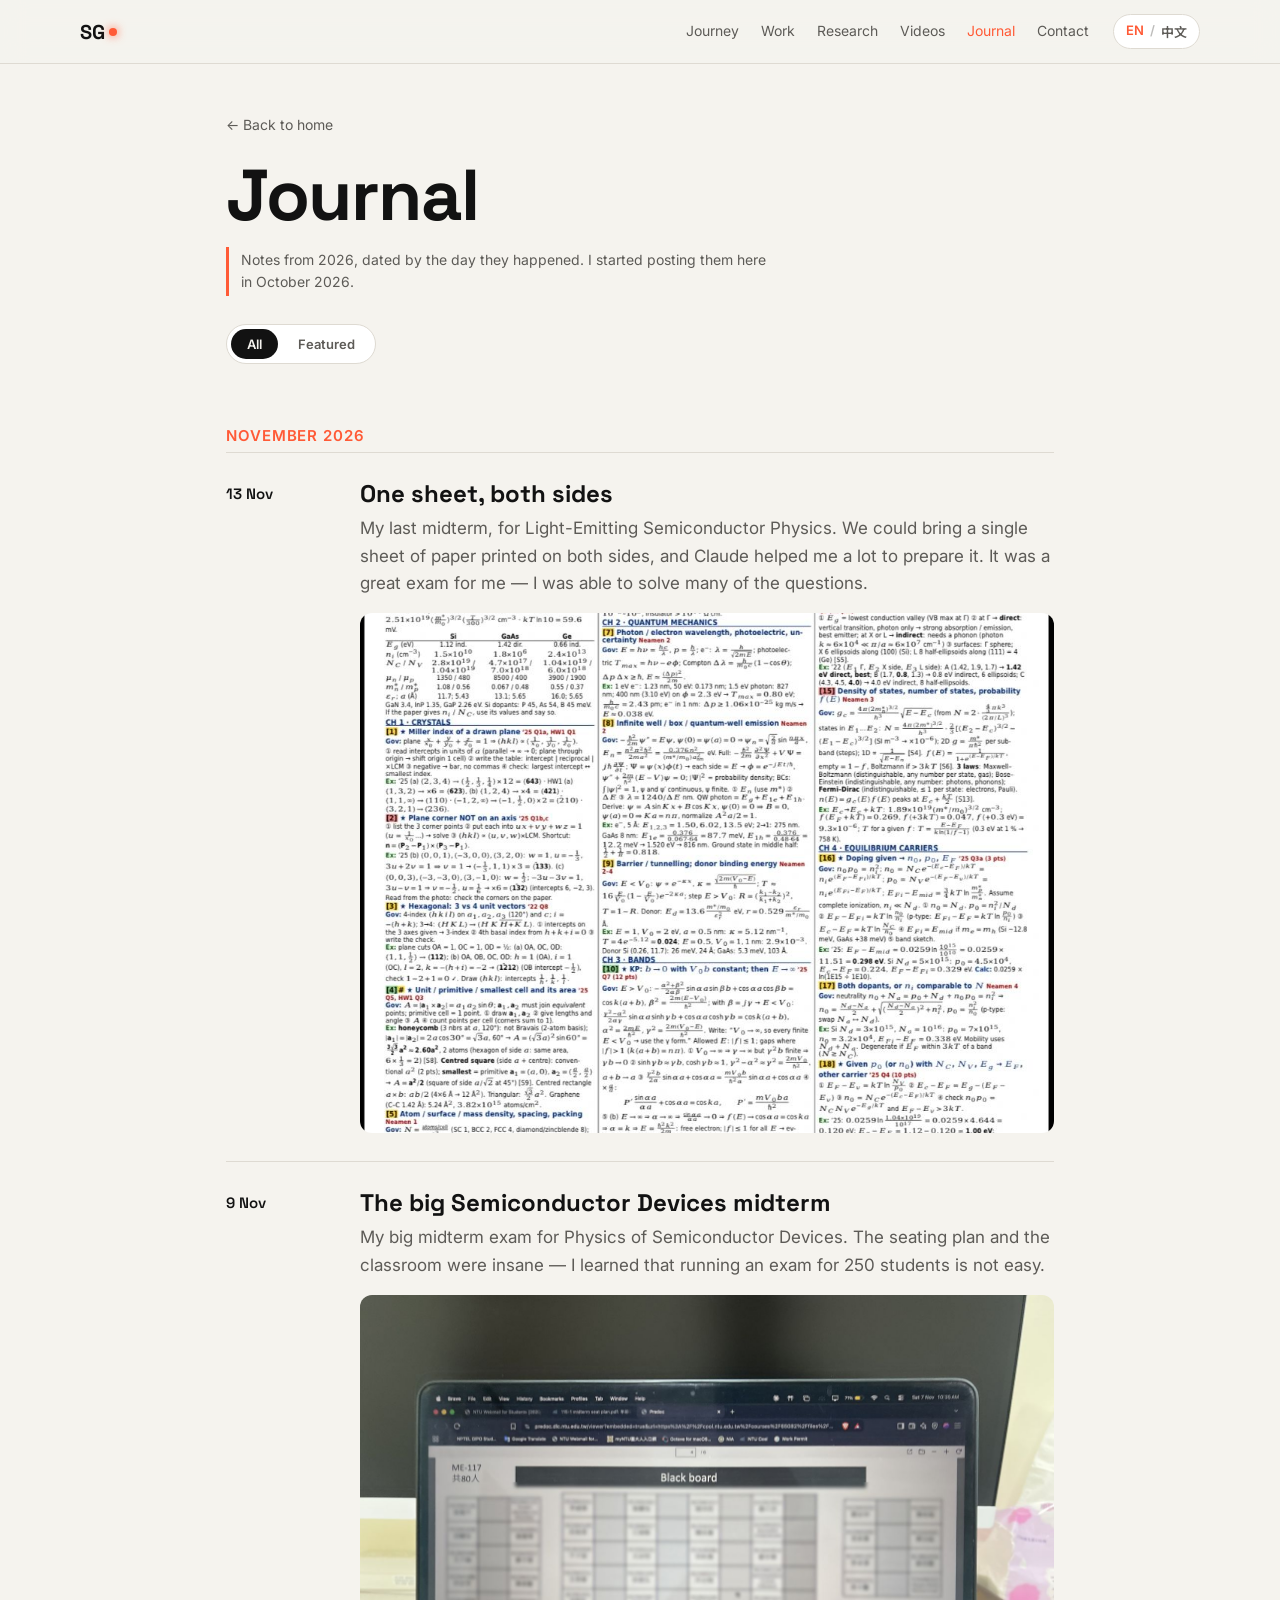
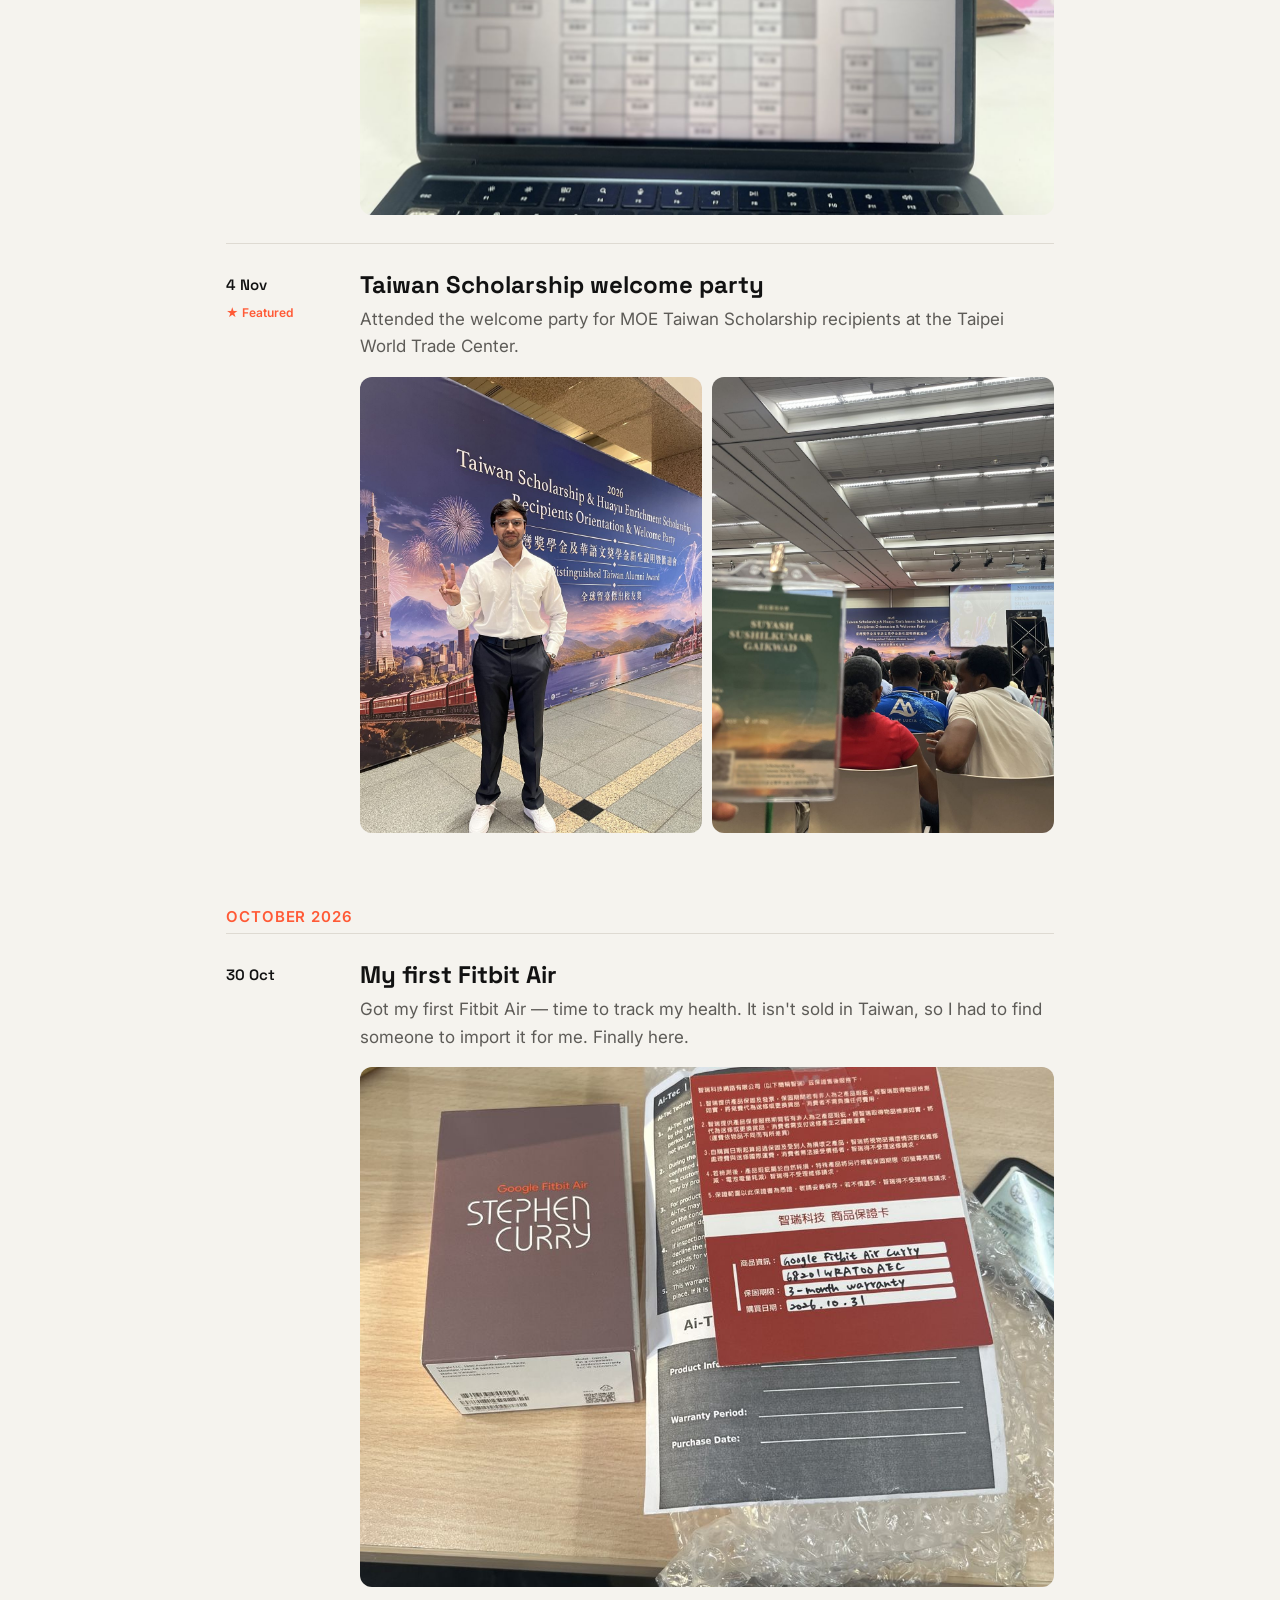
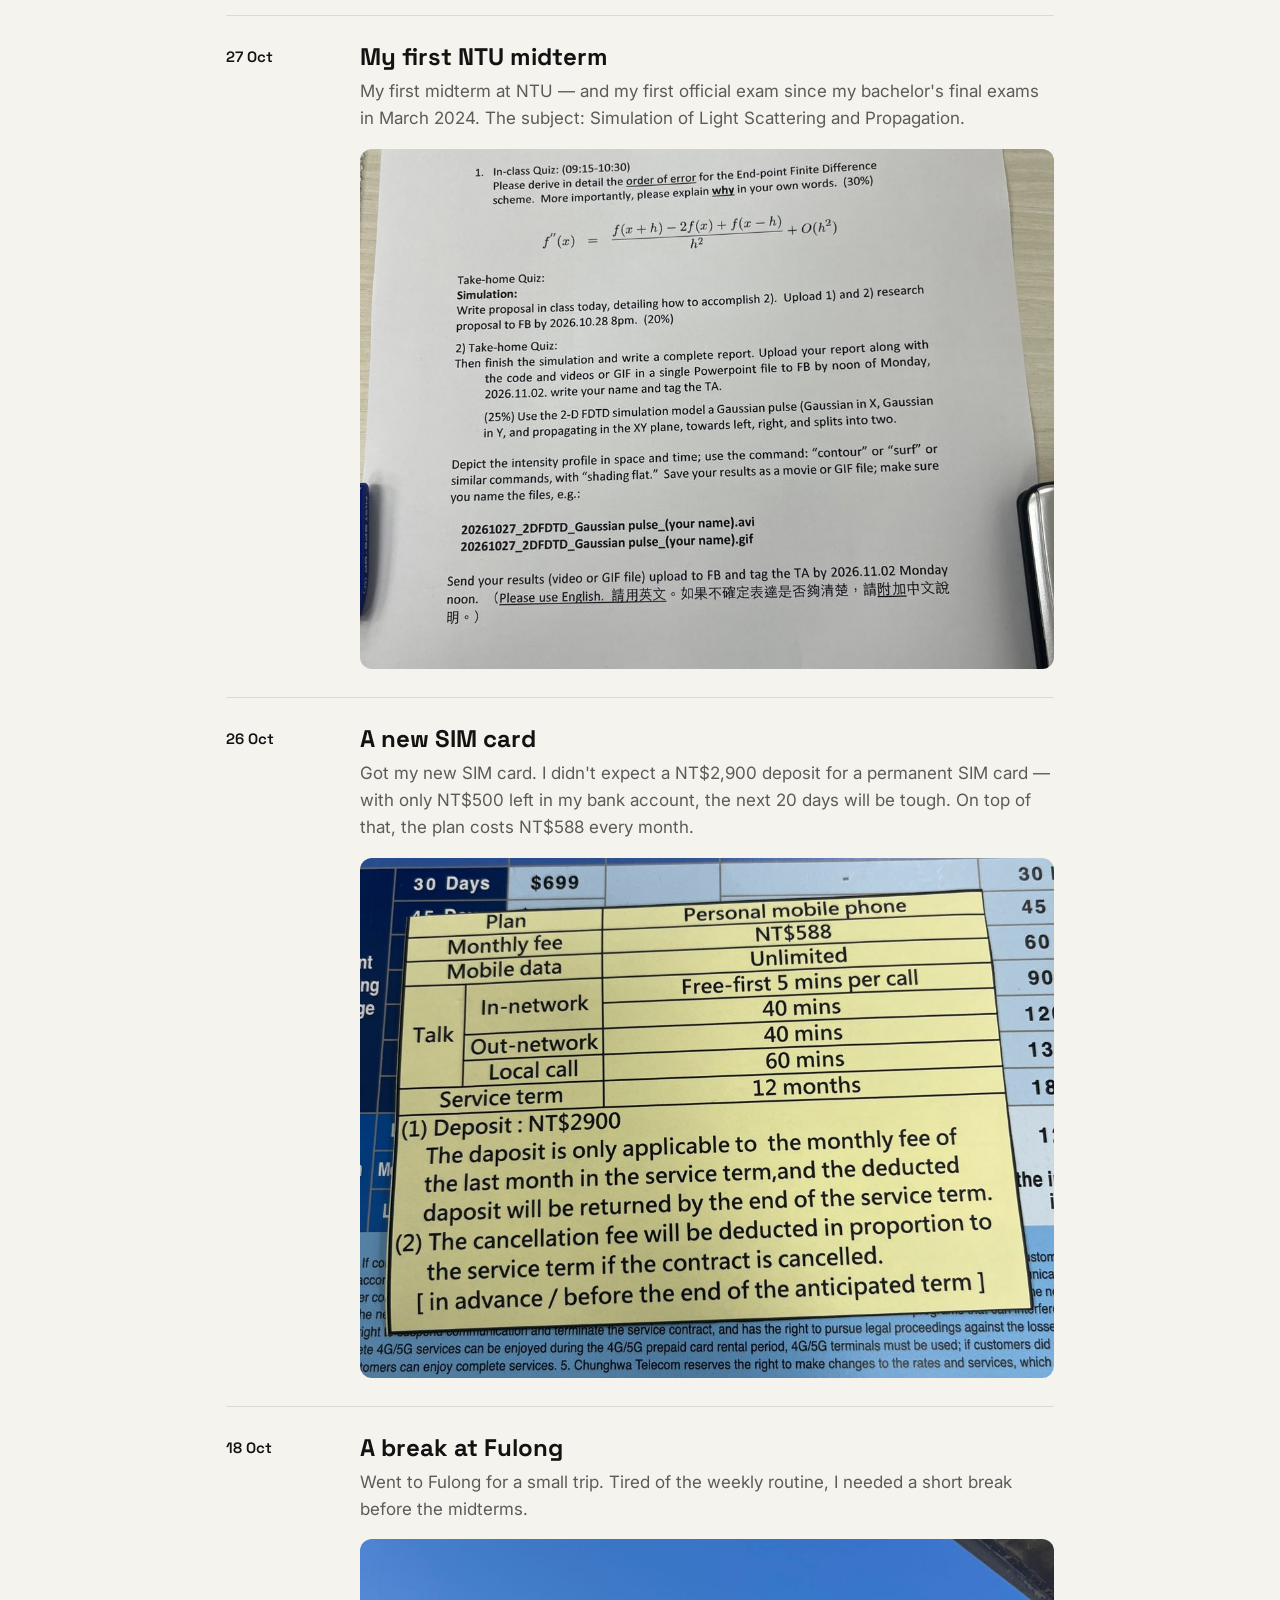
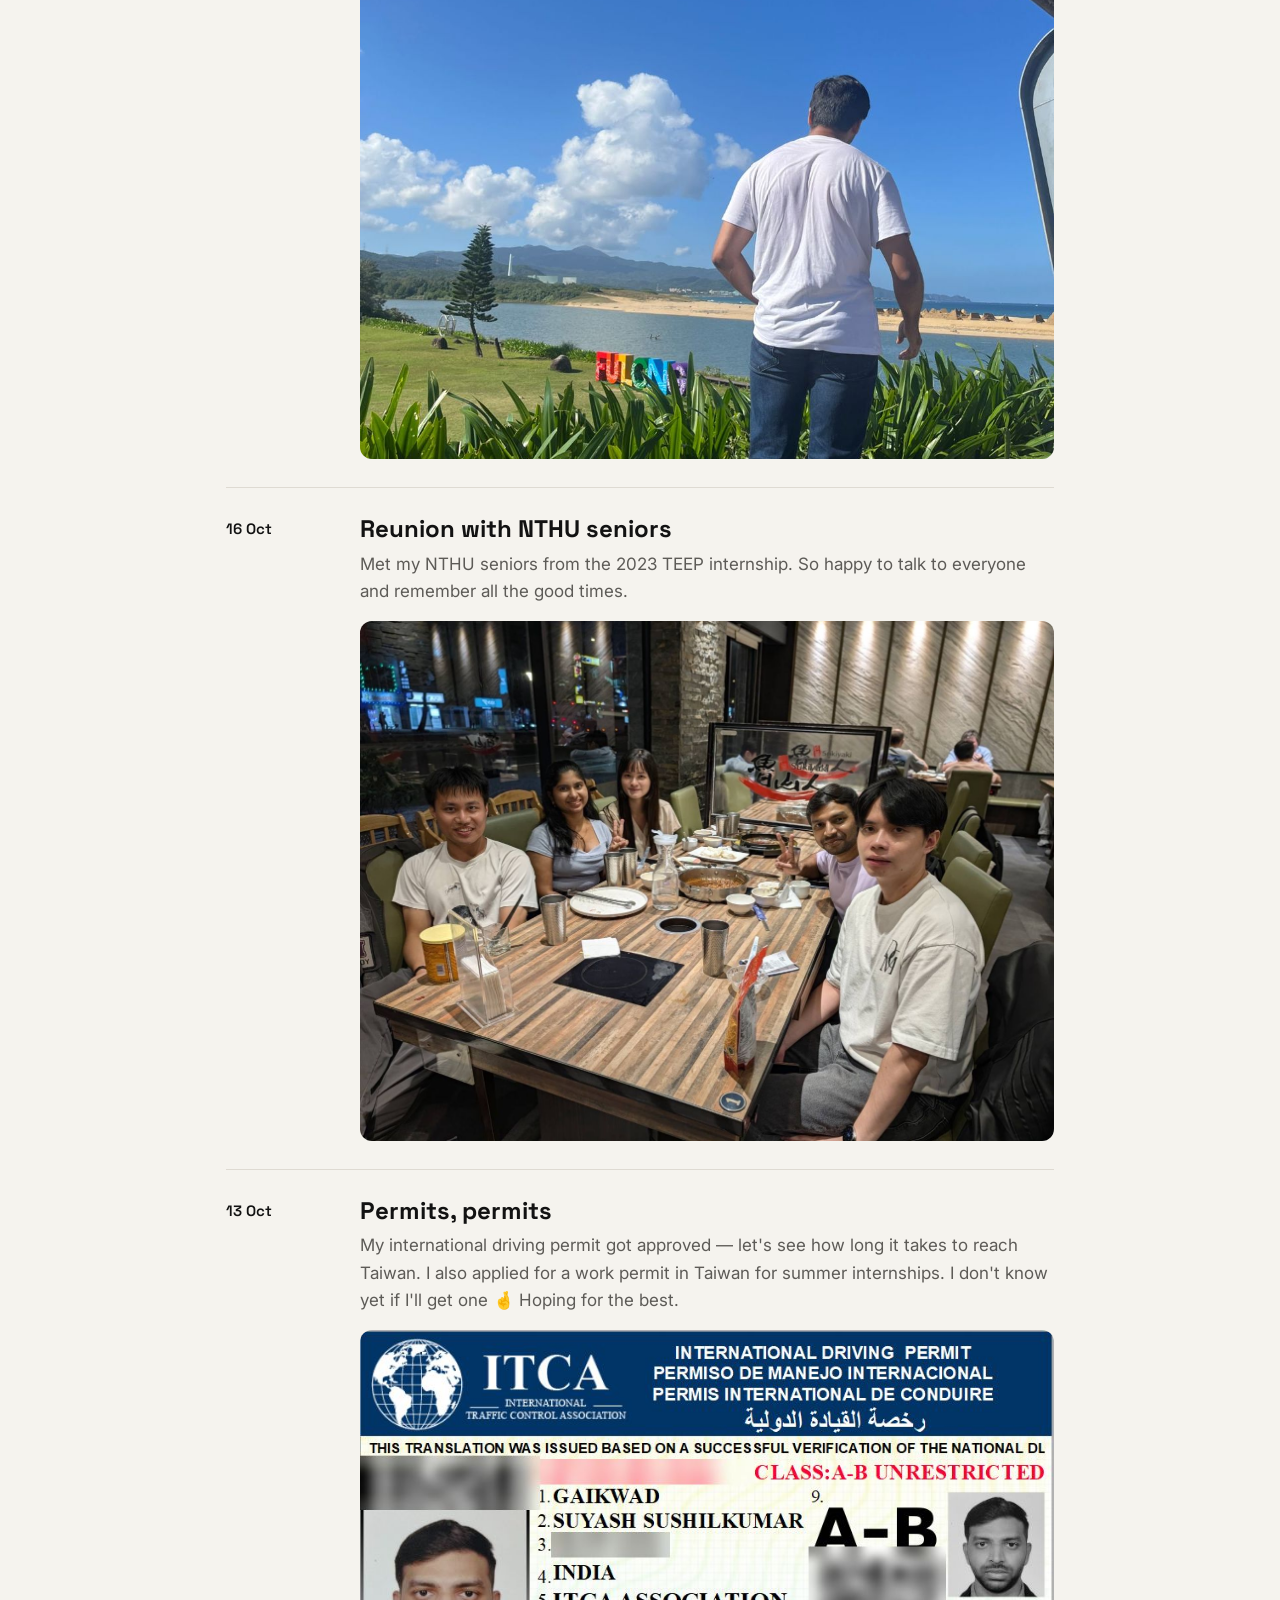
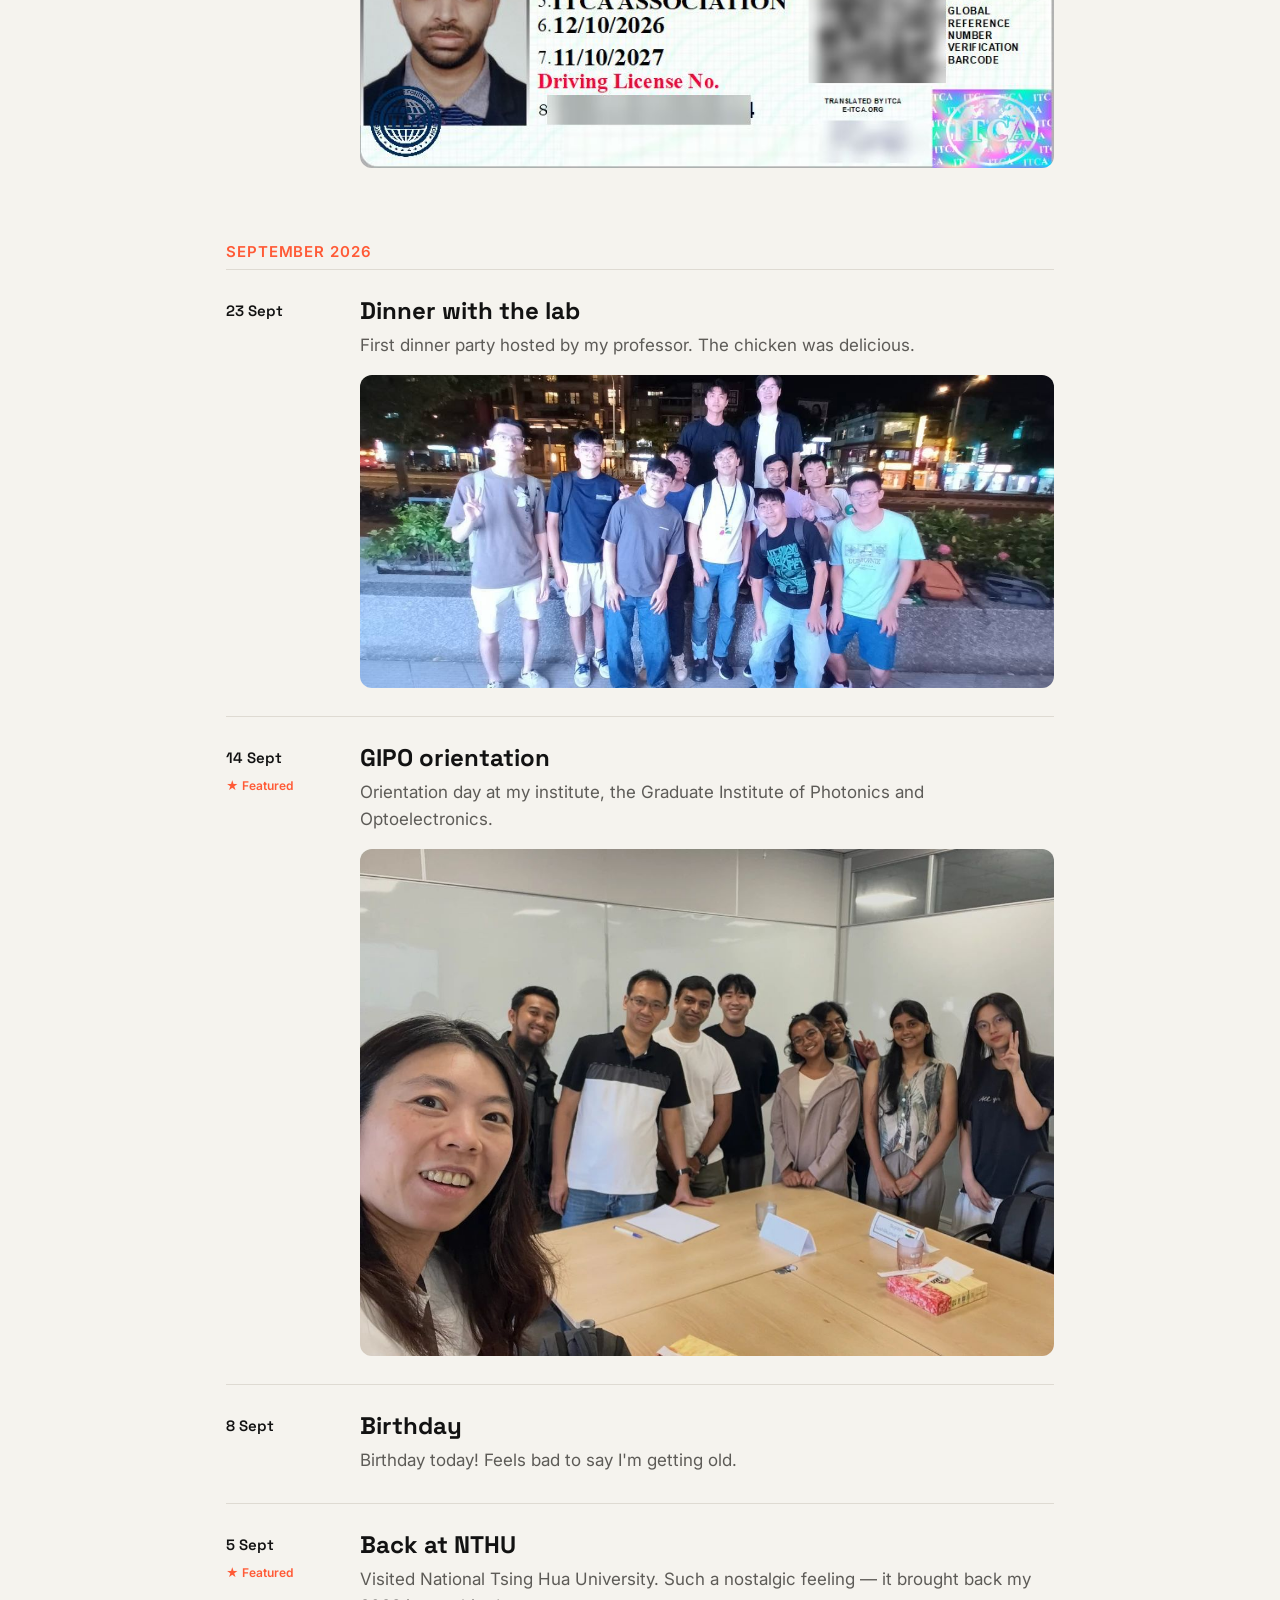
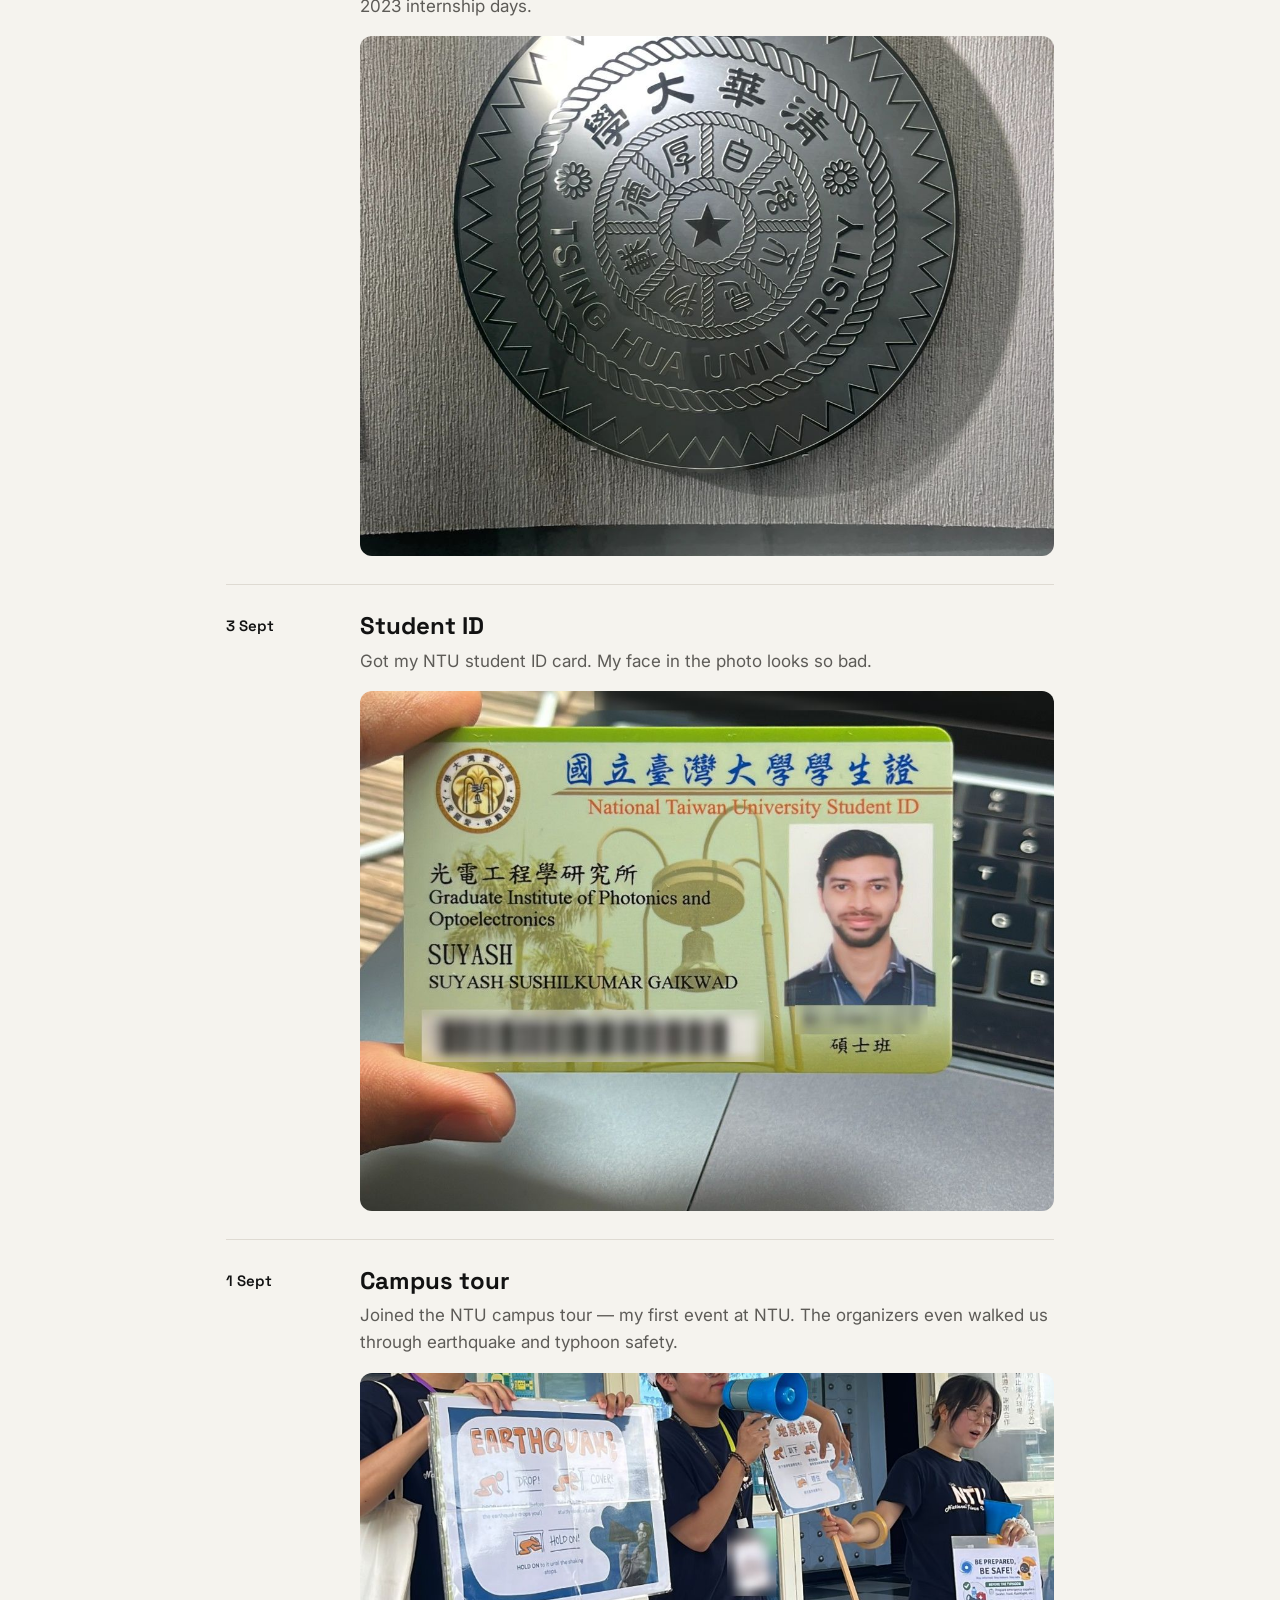
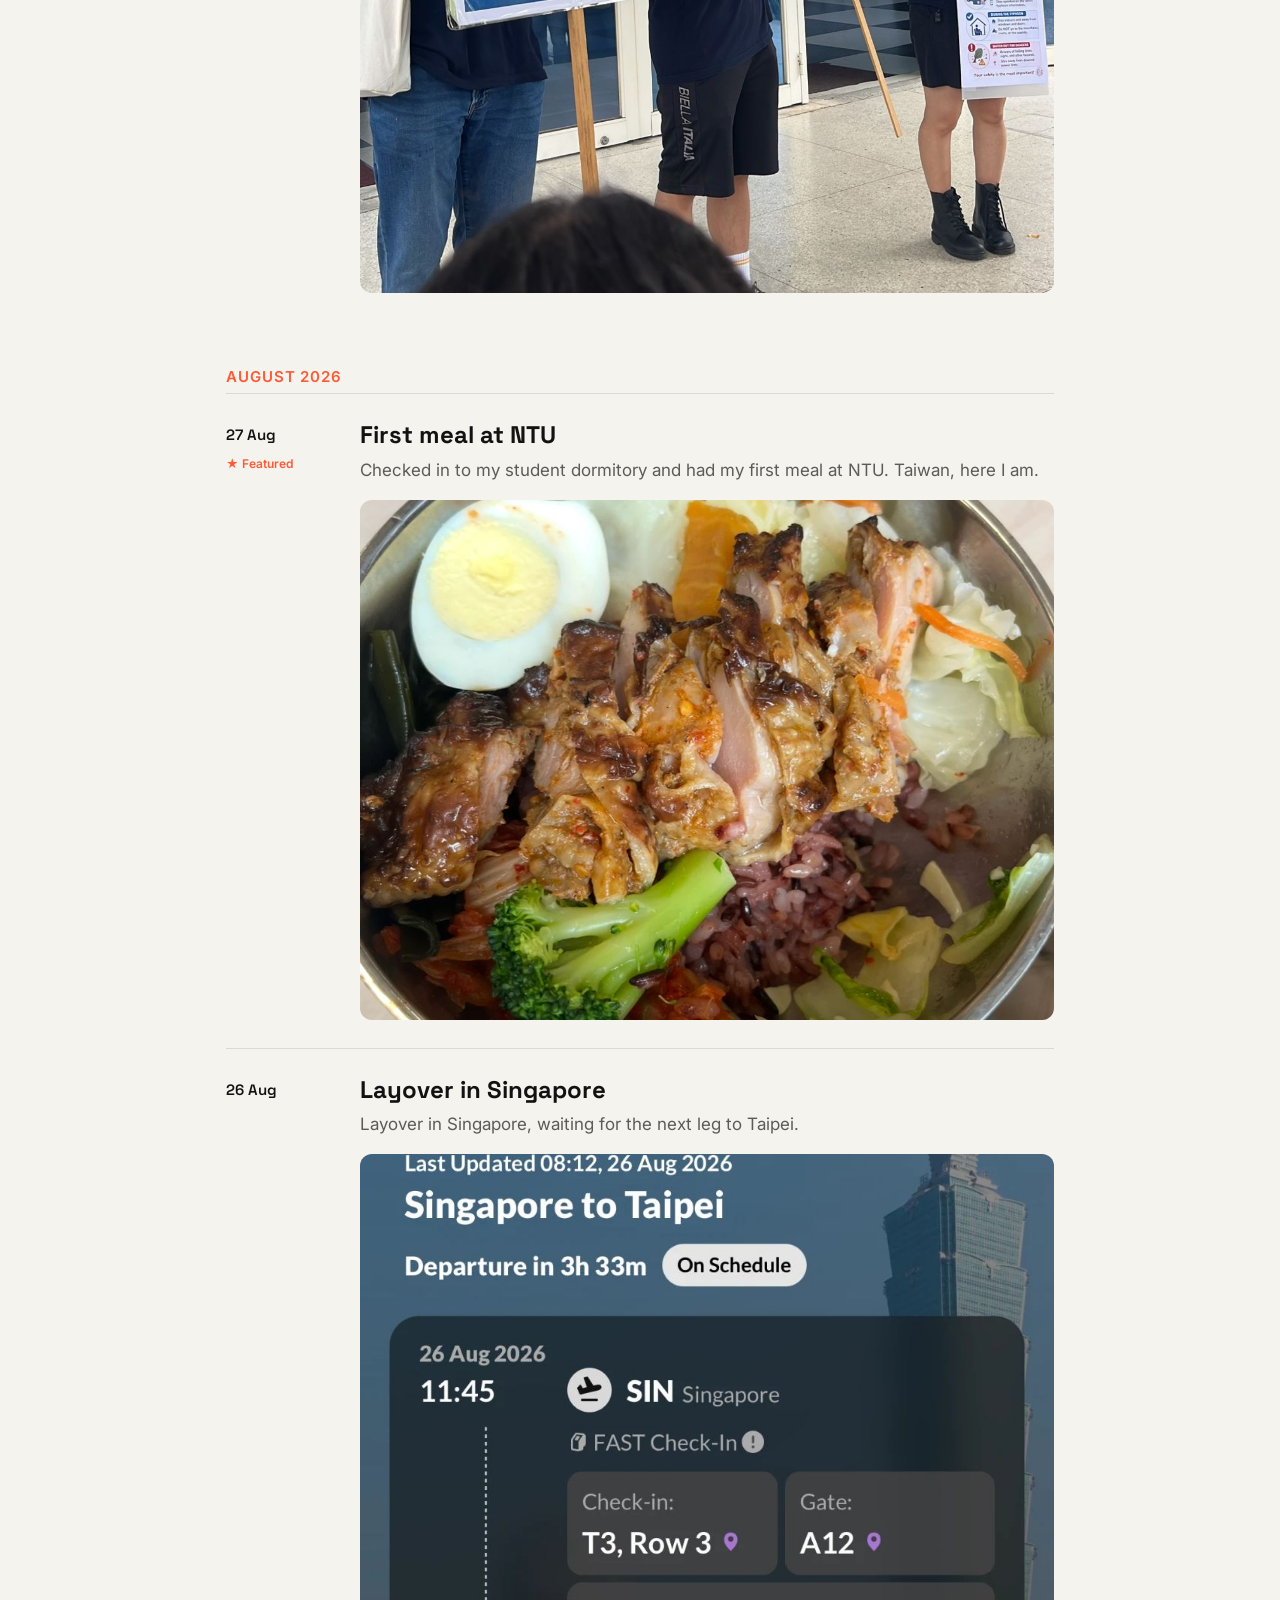
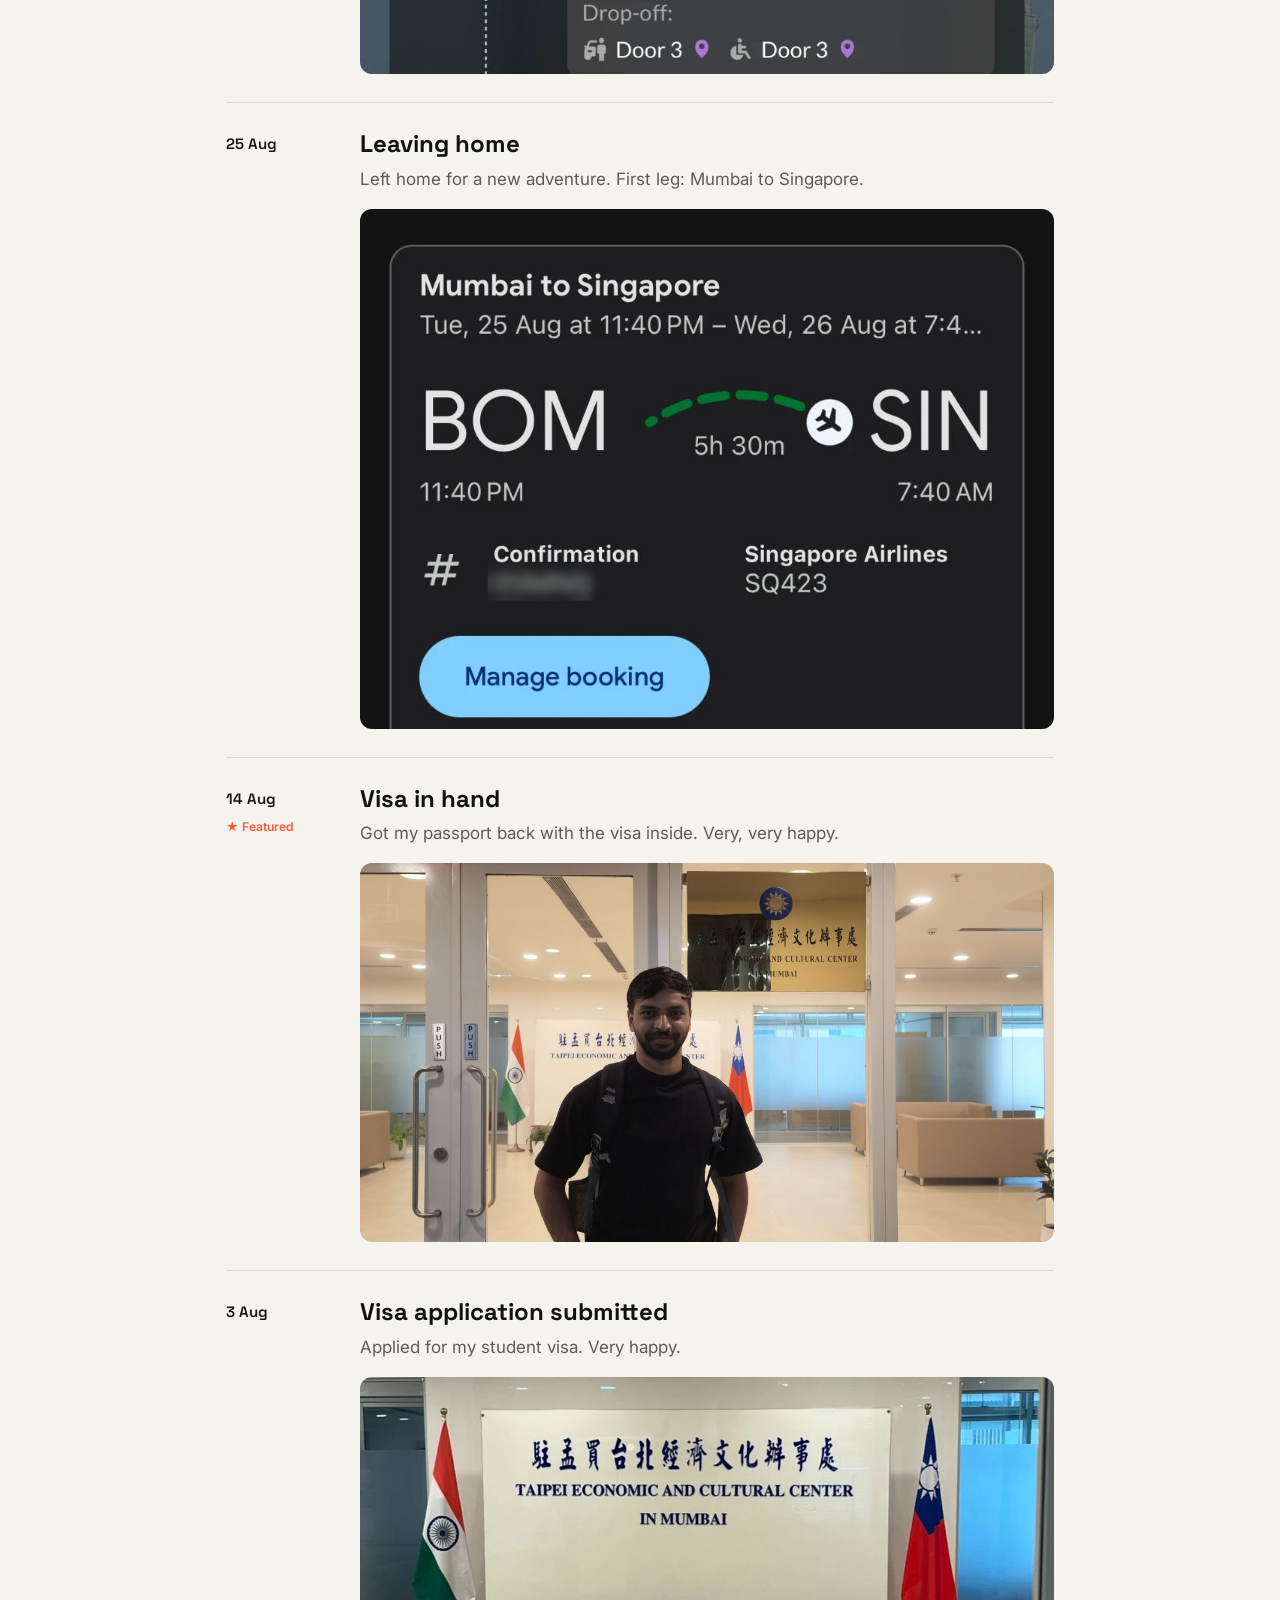
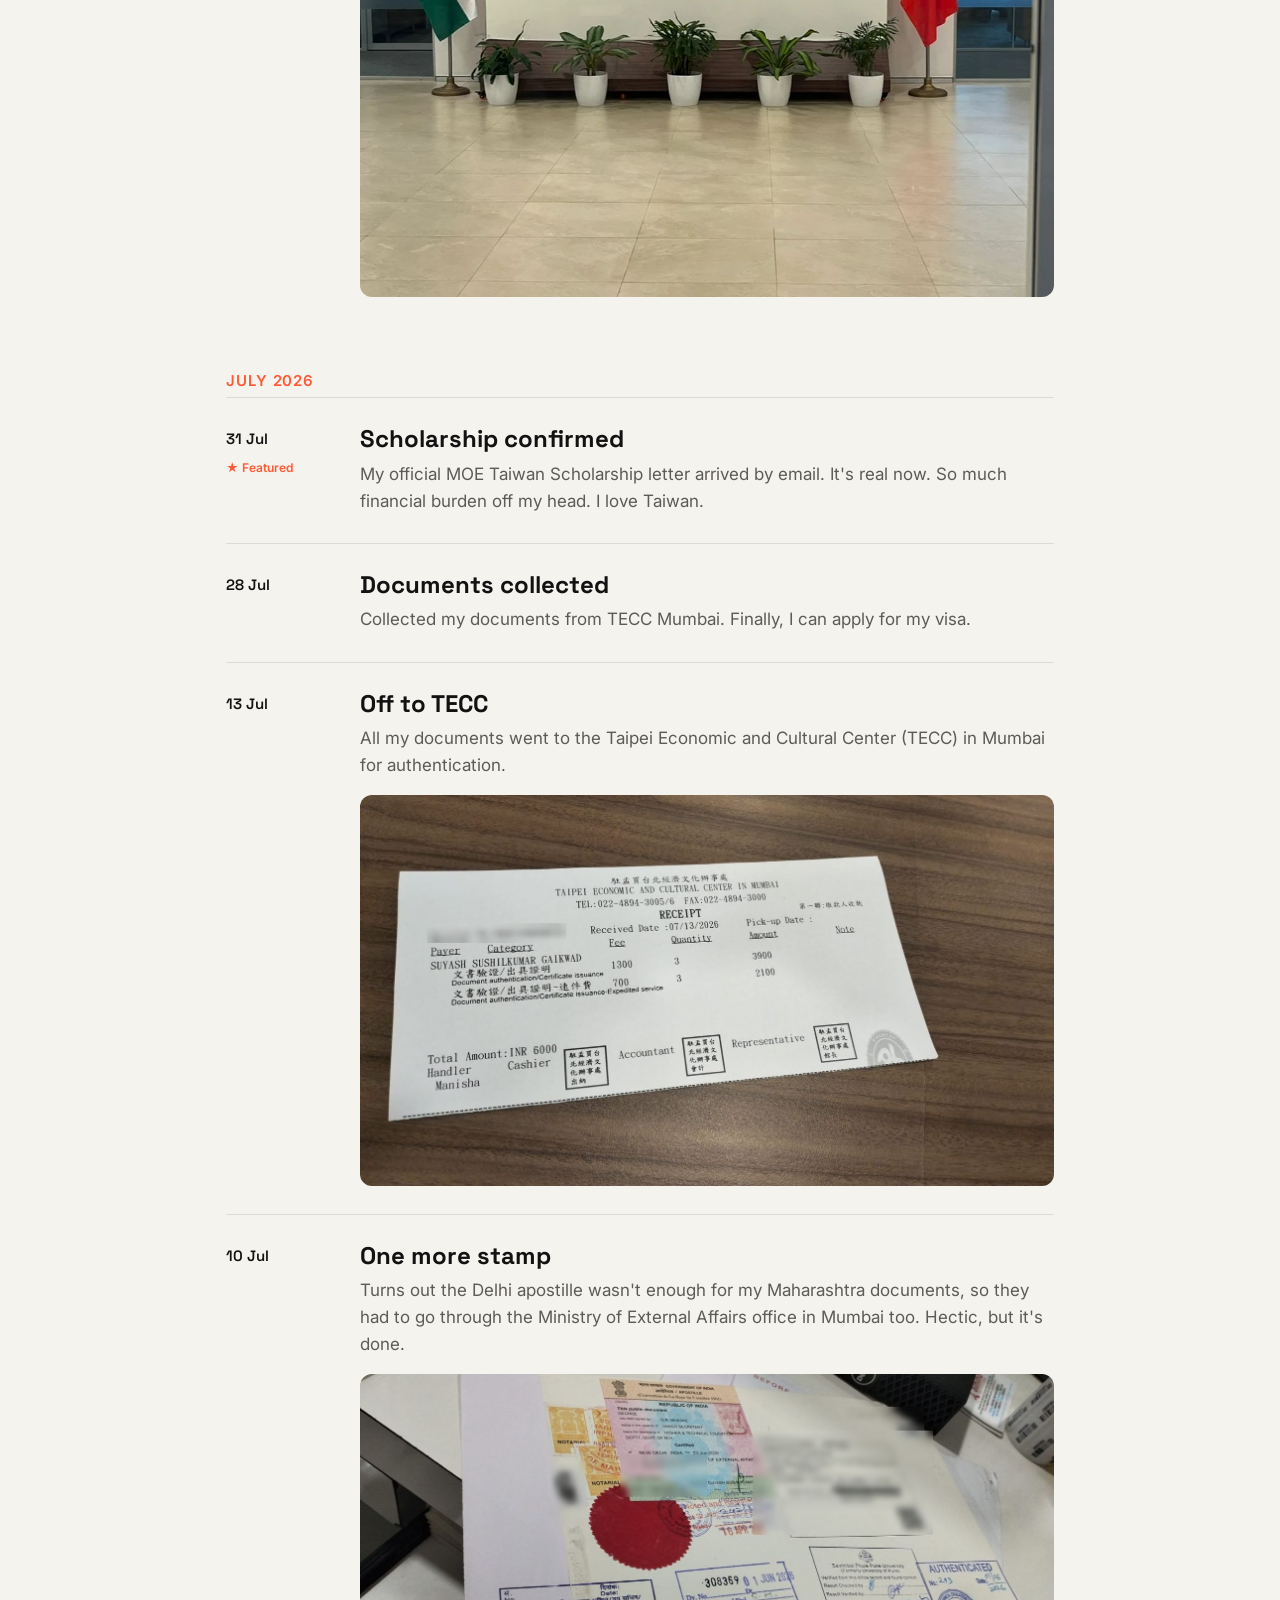
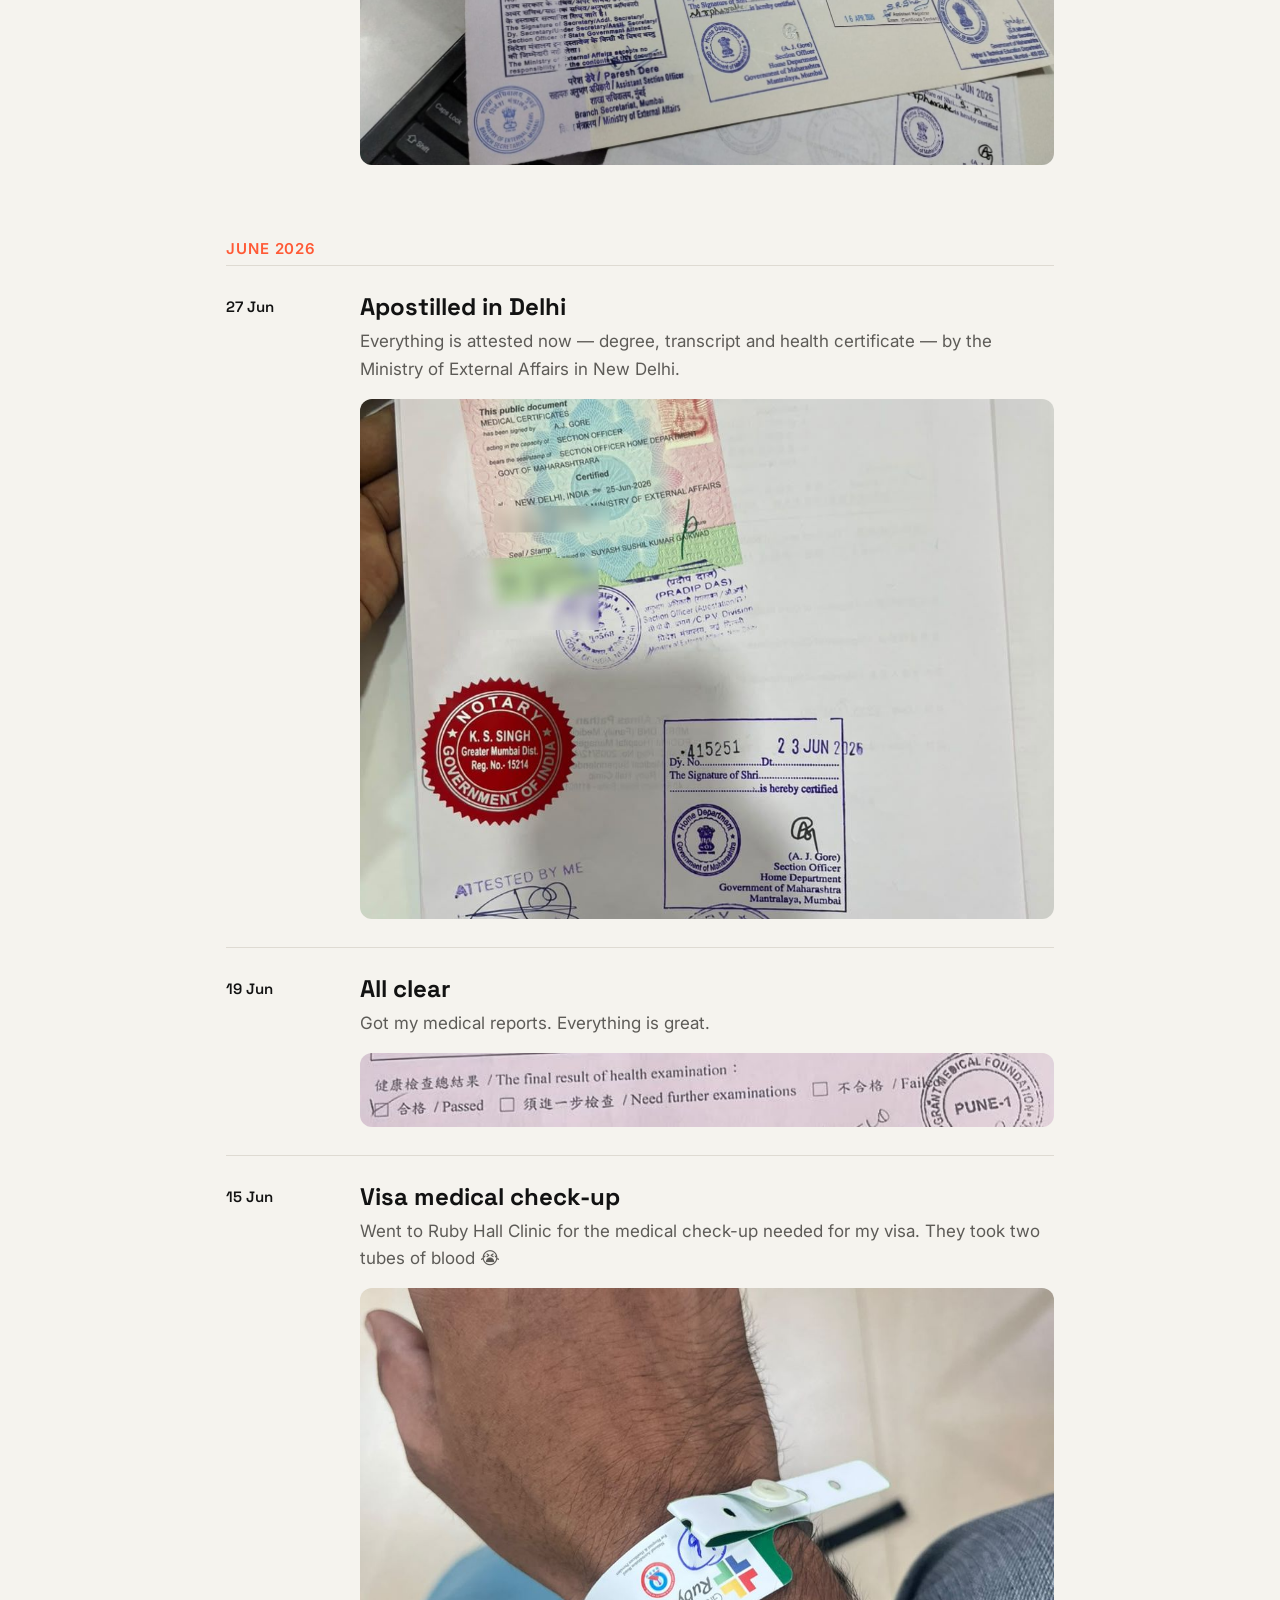
<file: journal.html>
<!doctype html>
<html lang="en">
<head>
  <meta charset="utf-8">
  <meta name="viewport" content="width=device-width, initial-scale=1">
  <title>Journal — Suyash Gaikwad</title>
  <meta name="description" content="Suyash Gaikwad's journal: notes from 2026, from NTU admission to arriving in Taiwan.">
  <meta property="og:title" content="Journal — Suyash Gaikwad">
  <meta property="og:image" content="assets/journal/2026-08-14-visa-day.jpg">
  <link rel="icon" href="data:image/svg+xml,<svg xmlns='http://www.w3.org/2000/svg' viewBox='0 0 64 64'><rect width='64' height='64' rx='14' fill='%23111'/><circle cx='32' cy='32' r='9' fill='%23ff5a36'/><circle cx='32' cy='32' r='18' fill='none' stroke='%23ff5a36' stroke-opacity='.45' stroke-width='3'/></svg>">
  <link rel="preconnect" href="https://fonts.googleapis.com">
  <link rel="preconnect" href="https://fonts.gstatic.com" crossorigin>
  <link href="https://fonts.googleapis.com/css2?family=Space+Grotesk:wght@400;500;700&family=Inter:wght@400;500;600&family=Noto+Sans+TC:wght@400;500;700&display=swap" rel="stylesheet">
  <link rel="stylesheet" href="style.css?v=202611151422">
</head>
<body>

<header class="nav" id="top">
  <a href="index.html" class="logo" aria-label="Home">SG<span class="dot"></span></a>
  <nav class="links" aria-label="Sections">
    <a href="index.html#journey" data-i18n="nav.journey">Journey</a>
    <a href="index.html#work" data-i18n="nav.work">Work</a>
    <a href="index.html#research" data-i18n="nav.research">Research</a>
    <a href="index.html#videos" data-i18n="nav.videos">Videos</a>
    <a href="journal.html" class="current" data-i18n="nav.journal">Journal</a>
    <a href="index.html#contact" data-i18n="nav.contact">Contact</a>
  </nav>
  <button class="lang" id="langToggle" aria-label="Switch language">
    <span data-l="en">EN</span><span class="sep">/</span><span data-l="zh">中文</span>
  </button>
</header>

<main class="section journal">
  <a class="back" href="index.html" data-i18n="journal.home">← Back to home</a>
  <h1 class="h" data-i18n="journal.h">Journal</h1>
  <p class="note" data-i18n="journal.note">Notes from 2026, dated by the day they happened. I started posting them here in October 2026.</p>
  <div class="filter" role="group" aria-label="Filter posts">
    <button data-f="all">All</button>
    <button data-f="featured">Featured</button>
  </div>
  <div id="journalList"></div>
</main>

<dialog id="lightbox" aria-label="Image viewer"><img alt=""></dialog>

<footer class="foot">
  <p>© 2026 Suyash Gaikwad</p>
  <a href="#top" data-i18n="foot.top">Back to top ↑</a>
</footer>

<script src="posts.js?v=202611151422"></script>
<script src="journal.js?v=202611151422"></script>
<script src="main.js?v=202611151422"></script>
</body>
</html>
</file>
<file: style.css>
:root {
  --bg: #f5f3ee;
  --surface: #ffffff;
  --ink: #121212;
  --muted: #5d5b57;
  --line: #dedad2;
  --laser: #ff5a36;
  --photon: #3b5bff;
  --glow: rgba(255, 90, 54, 0.35);
  --radius: 18px;
  --max: 1120px;
  --font: "Inter", "Noto Sans TC", system-ui, sans-serif;
  --display: "Space Grotesk", "Noto Sans TC", system-ui, sans-serif;
}
@media (prefers-color-scheme: dark) {
  :root:not([data-theme="light"]) {
    --bg: #0c0d12;
    --surface: #15171f;
    --ink: #f1efe9;
    --muted: #a3a19c;
    --line: #2a2c36;
    --glow: rgba(255, 90, 54, 0.5);
  }
}
:root[data-theme="dark"] {
  --bg: #0c0d12; --surface: #15171f; --ink: #f1efe9; --muted: #a3a19c; --line: #2a2c36; --glow: rgba(255, 90, 54, 0.5);
}

*, *::before, *::after { box-sizing: border-box; }
html { scroll-behavior: smooth; scroll-padding-top: 80px; }
body {
  margin: 0;
  background: var(--bg);
  color: var(--ink);
  font: 16px/1.6 var(--font);
  -webkit-font-smoothing: antialiased;
  overflow-x: hidden;
}
html[lang="zh-Hant"] body { line-height: 1.75; letter-spacing: 0.02em; }
img { max-width: 100%; height: auto; display: block; }
a { color: inherit; }
h1, h2, h3 { font-family: var(--display); margin: 0; line-height: 1.1; }
p { margin: 0; }
ul, ol { margin: 0; padding: 0; list-style: none; }

/* NAV */
.nav {
  position: sticky; top: 0; z-index: 10;
  display: flex; align-items: center; gap: 24px;
  padding: 14px max(16px, calc((100vw - var(--max)) / 2));
  background: color-mix(in srgb, var(--bg) 82%, transparent);
  backdrop-filter: blur(12px);
  border-bottom: 1px solid var(--line);
}
.logo { font: 700 20px var(--display); text-decoration: none; display: flex; align-items: center; gap: 4px; }
.logo .dot { width: 8px; height: 8px; border-radius: 50%; background: var(--laser); box-shadow: 0 0 10px var(--laser); }
.links { display: flex; gap: 22px; margin-left: auto; }
.links a { text-decoration: none; font-size: 14px; color: var(--muted); transition: color .2s; }
.links a:hover { color: var(--ink); }
.lang {
  font: 600 13px var(--font); color: var(--muted);
  background: var(--surface); border: 1px solid var(--line); border-radius: 99px;
  padding: 7px 12px; cursor: pointer; display: flex; gap: 6px;
}
.lang span[data-l].on { color: var(--laser); }
.lang .sep { opacity: .4; }

/* HERO */
.hero {
  position: relative;
  max-width: var(--max); margin: 0 auto;
  padding: 72px 16px 56px;
  display: grid; grid-template-columns: 1.2fr 0.8fr; gap: 48px; align-items: center;
}
.waves {
  position: absolute; inset: 0; z-index: -1; pointer-events: none;
  background:
    repeating-radial-gradient(circle at 85% 30%, transparent 0 22px, color-mix(in srgb, var(--photon) 10%, transparent) 22px 23px),
    repeating-radial-gradient(circle at 60% 90%, transparent 0 22px, color-mix(in srgb, var(--laser) 9%, transparent) 22px 23px);
  mask-image: radial-gradient(ellipse at 70% 50%, #000 20%, transparent 70%);
  -webkit-mask-image: radial-gradient(ellipse at 70% 50%, #000 20%, transparent 70%);
  animation: drift 18s ease-in-out infinite alternate;
}
@keyframes drift { to { background-position: 30px -20px, -25px 15px; } }
.badge {
  display: inline-flex; align-items: center; gap: 10px;
  font-size: 13px; font-weight: 600;
  background: var(--surface); border: 1px solid var(--line);
  padding: 6px 14px; border-radius: 99px; margin-bottom: 28px;
}
.pulse { width: 8px; height: 8px; border-radius: 50%; background: #22c55e; box-shadow: 0 0 0 0 rgba(34,197,94,.6); animation: pulse 2s infinite; }
@keyframes pulse { to { box-shadow: 0 0 0 10px rgba(34,197,94,0); } }
.kicker { color: var(--muted); font-size: 18px; }
.hero h1 { font-size: clamp(56px, 10vw, 112px); letter-spacing: -0.04em; margin: 6px 0 14px; }
.tagline {
  font: 500 clamp(22px, 3vw, 30px) var(--display);
  background: linear-gradient(90deg, var(--laser), var(--photon));
  -webkit-background-clip: text; background-clip: text; color: transparent;
  margin-bottom: 16px;
}
.sub { color: var(--muted); max-width: 46ch; font-size: 17px; }
.cta { display: flex; flex-wrap: wrap; gap: 12px; margin-top: 30px; }
.btn {
  display: inline-block; text-decoration: none; font-weight: 600; font-size: 15px;
  padding: 12px 22px; border-radius: 99px; border: 1px solid var(--ink);
  transition: transform .2s, box-shadow .2s;
}
.btn:hover { transform: translateY(-2px); }
.btn.primary { background: var(--ink); color: var(--bg); }
.btn.primary:hover { box-shadow: 0 8px 24px var(--glow); }
.btn.big { font-size: clamp(16px, 3.5vw, 22px); padding: 16px 28px; }
.hero-photo { margin: 0; position: relative; }
.hero-photo img {
  border-radius: 200px 200px var(--radius) var(--radius);
  aspect-ratio: 4 / 5; object-fit: cover; object-position: 60% 62%; width: 100%; max-height: 74vh;
  box-shadow: 0 30px 60px -20px rgba(0,0,0,.35);
}
.hero-photo figcaption, figcaption { font-size: 13px; color: var(--muted); margin-top: 10px; }

/* STATS */
.stats {
  max-width: var(--max); margin: 0 auto 40px; padding: 0 16px;
  display: grid; grid-template-columns: repeat(4, 1fr);
}
.stats > div { border-top: 2px solid var(--ink); padding: 18px 12px 0 0; }
.stats b { font: 700 clamp(26px, 4vw, 40px) var(--display); display: block; }
.stats span { color: var(--muted); font-size: 14px; }

/* SECTIONS */
.section { max-width: var(--max); margin: 0 auto; padding: 88px 16px 24px; }
.h { font-size: clamp(32px, 5vw, 52px); letter-spacing: -0.02em; display: flex; align-items: baseline; gap: 16px; margin-bottom: 14px; }
.num { font: 500 14px var(--font); color: var(--laser); letter-spacing: .1em; }
.lede { color: var(--muted); font-size: 18px; max-width: 52ch; margin-bottom: 40px; }
.tag { font-size: 12px; font-weight: 600; text-transform: uppercase; letter-spacing: .08em; color: var(--laser); margin-bottom: 8px; }

/* JOURNEY BEAM */
.beam { position: relative; padding-left: 40px; }
.beam::before {
  content: ""; position: absolute; left: 9px; top: 6px; bottom: 6px; width: 3px; border-radius: 3px;
  background: linear-gradient(var(--line), var(--line));
}
.beam::after {
  content: ""; position: absolute; left: 9px; top: 6px; width: 3px; border-radius: 3px;
  height: var(--progress, 0%);
  background: linear-gradient(var(--photon), var(--laser));
  box-shadow: 0 0 14px var(--glow);
  transition: height .15s linear;
}
.node { position: relative; padding: 0 0 44px; opacity: .35; transform: translateY(14px); transition: opacity .6s, transform .6s; }
.node.lit { opacity: 1; transform: none; }
.node::before {
  content: ""; position: absolute; left: -38px; top: 4px; width: 16px; height: 16px; border-radius: 50%;
  background: var(--bg); border: 3px solid var(--line); transition: all .4s;
}
.node.lit::before { border-color: var(--laser); background: var(--laser); box-shadow: 0 0 0 6px var(--glow); }
.node time { font: 600 13px var(--font); color: var(--muted); letter-spacing: .04em; }
.node h3 { font-size: clamp(20px, 2.6vw, 26px); margin: 4px 0 4px; }
.node .place { color: var(--muted); font-size: 14px; margin-bottom: 6px; }
.node img { margin-top: 16px; border-radius: var(--radius); width: min(520px, 100%); aspect-ratio: 4 / 3; object-fit: cover; }
.node img.tall { width: min(340px, 100%); aspect-ratio: 3 / 4; object-position: 50% 70%; }
.node.now h3 { color: var(--laser); }
.node.next { padding-bottom: 0; }
.node.next::before { border-style: dashed; }
.node.next h3 { background: linear-gradient(90deg, var(--laser), var(--photon)); -webkit-background-clip: text; background-clip: text; color: transparent; }

/* WORK */
.cards { display: grid; grid-template-columns: repeat(6, 1fr); gap: 16px; margin-top: 32px; }
.card {
  grid-column: span 2;
  background: var(--surface); border: 1px solid var(--line); border-radius: var(--radius);
  padding: 26px; display: flex; flex-direction: column; gap: 12px;
  transition: transform .25s, box-shadow .25s, border-color .25s;
}
.card:hover { transform: translateY(-4px); border-color: var(--laser); box-shadow: 0 18px 40px -20px var(--glow); }
.card.feature { grid-column: span 4; grid-row: span 1; background: var(--ink); color: var(--bg); border-color: var(--ink); }
.card.feature p:not(.tag) { color: color-mix(in srgb, var(--bg) 75%, transparent); }
.card h3 { font-size: 22px; }
.card > p:not(.tag) { color: var(--muted); }
.metrics { display: flex; gap: 28px; flex-wrap: wrap; }
.metrics b { font: 700 32px var(--display); display: block; color: var(--laser); }
.metrics span { font-size: 13px; opacity: .8; }
.more { font-weight: 600; color: var(--laser); text-decoration: none; }
.chips { display: flex; flex-wrap: wrap; gap: 6px; margin-top: auto; }
.chips li { font-size: 12.5px; padding: 4px 10px; border-radius: 99px; border: 1px solid var(--line); }
.feature .chips li { border-color: color-mix(in srgb, var(--bg) 25%, transparent); }

/* RESEARCH */
.split { display: grid; grid-template-columns: 1.1fr 0.9fr; gap: 40px; align-items: center; margin-top: 32px; }
.split figure { margin: 0; }
.split img { border-radius: var(--radius); }
.pubs { display: grid; gap: 28px; }
.pubs a, .pubs span { font: 500 19px/1.35 var(--display); text-decoration: none; }
.pubs a:hover { color: var(--laser); }

/* VIDEOS */
.videos { display: grid; grid-template-columns: repeat(5, 1fr); gap: 14px; margin-bottom: 28px; }
.video { text-decoration: none; display: block; }
.video .thumb { position: relative; border-radius: 12px; overflow: hidden; aspect-ratio: 16 / 9; background: var(--line); }
.video img { width: 100%; height: 100%; object-fit: cover; transition: transform .4s; }
.video:hover img { transform: scale(1.06); }
.video .thumb::after {
  content: "▶"; position: absolute; inset: 0; display: grid; place-items: center;
  color: #fff; font-size: 22px; background: rgba(0,0,0,.25); opacity: 0; transition: opacity .3s;
}
.video:hover .thumb::after { opacity: 1; }
.video p { font-size: 13px; margin-top: 8px; color: var(--muted); line-height: 1.35; }

/* BEYOND */
.beyond .split { grid-template-columns: 1fr 0.7fr; }
.saarthi h3 { font-size: clamp(24px, 3.4vw, 36px); margin-bottom: 14px; }
.saarthi p:not(.tag) { color: var(--muted); font-size: 18px; max-width: 40ch; }
.selfie img { border-radius: 50%; aspect-ratio: 1; object-fit: cover; border: 6px solid var(--surface); box-shadow: 0 0 0 2px var(--laser), 0 20px 50px -20px var(--glow); }
.selfie figcaption { text-align: center; }

/* SKILLS */
.skills { display: grid; grid-template-columns: repeat(3, 1fr); gap: 32px 24px; margin-top: 32px; }
.skills h3 { font-size: 16px; margin-bottom: 12px; }
.skills .chips li { background: var(--surface); }

/* CONTACT */
.contact { text-align: center; padding-top: 120px; padding-bottom: 80px; }
.contact h2 { font-size: clamp(40px, 8vw, 88px); letter-spacing: -0.03em; }
.contact .lede { margin: 18px auto 0; }
.contact .cta { justify-content: center; }
.social { display: flex; justify-content: center; gap: 28px; margin-top: 28px; }
.social a { text-decoration: none; font-weight: 600; color: var(--muted); }
.social a:hover { color: var(--laser); }

.foot {
  max-width: var(--max); margin: 0 auto; padding: 24px 16px 40px;
  display: flex; justify-content: space-between; color: var(--muted); font-size: 14px;
  border-top: 1px solid var(--line);
}
.foot a { text-decoration: none; }

/* RESPONSIVE */
@media (max-width: 900px) {
  .hero { grid-template-columns: 1fr; padding-top: 40px; gap: 32px; }
  .hero-photo { max-width: 360px; }
  .cards { grid-template-columns: 1fr; }
  .card, .card.feature, .card:nth-child(n) { grid-column: auto; }
  .split, .beyond .split { grid-template-columns: 1fr; }
  .selfie { max-width: 280px; margin: 0 auto; }
  .videos { grid-template-columns: repeat(2, 1fr); }
  .skills { grid-template-columns: 1fr 1fr; }
}
@media (max-width: 640px) {
  .links { display: none; }
  .lang { margin-left: auto; }
  .stats { grid-template-columns: 1fr 1fr; row-gap: 24px; }
  .skills { grid-template-columns: 1fr; }
  .section { padding-top: 64px; }
}
@media (prefers-reduced-motion: reduce) {
  *, *::before, *::after { animation: none !important; transition: none !important; }
  .node { opacity: 1; transform: none; }
}

/* JOURNAL — home teaser */
.fposts { display: grid; grid-template-columns: repeat(3, 1fr); gap: 16px; margin-bottom: 28px; }
.fpost {
  text-decoration: none; background: var(--surface); border: 1px solid var(--line); border-radius: var(--radius);
  overflow: hidden; display: flex; flex-direction: column; transition: transform .25s, border-color .25s;
}
.fpost:hover { transform: translateY(-4px); border-color: var(--laser); }
.fpost img { aspect-ratio: 4 / 3; object-fit: cover; width: 100%; }
.fpost time { font-size: 13px; color: var(--muted); padding: 16px 20px 0; }
.fpost h3 { font-size: 20px; padding: 4px 20px 20px; }

/* JOURNAL — page */
.links a.current { color: var(--laser); }
.journal { max-width: 860px; padding-top: 48px; }
.journal h1.h { font-size: clamp(44px, 8vw, 72px); margin: 18px 0 12px; }
.back { font-size: 14px; color: var(--muted); text-decoration: none; }
.back:hover { color: var(--ink); }
.note {
  font-size: 14px; color: var(--muted); max-width: 60ch;
  border-left: 3px solid var(--laser); padding: 2px 0 2px 12px; margin-bottom: 28px;
}
.filter { display: inline-flex; gap: 4px; padding: 4px; border: 1px solid var(--line); border-radius: 99px; background: var(--surface); margin-bottom: 16px; }
.filter button {
  font: 600 13px var(--font); color: var(--muted); background: none; border: 0; border-radius: 99px;
  padding: 7px 16px; cursor: pointer;
}
.filter button.on { background: var(--ink); color: var(--bg); }
.month { font-size: 15px; font-family: var(--font); font-weight: 600; color: var(--laser); letter-spacing: .06em; text-transform: uppercase; margin: 48px 0 8px; }
.post { display: grid; grid-template-columns: 110px 1fr; gap: 24px; padding: 28px 0; border-top: 1px solid var(--line); scroll-margin-top: 90px; }
.post-meta time { font: 600 15px var(--display); }
.star { display: inline-block; margin-top: 6px; font-size: 12px; font-weight: 600; color: var(--laser); }
.post h3 { font-size: 24px; margin-bottom: 8px; }
.post h3 a { text-decoration: none; }
.post h3 a:hover { color: var(--laser); }
.post p { color: var(--muted); font-size: 17px; }
.post.flash { animation: flash 2s ease-out; }
@keyframes flash { from { background: color-mix(in srgb, var(--laser) 14%, transparent); } }
.pics { display: grid; gap: 10px; margin-top: 16px; }
.pics.n2 { grid-template-columns: 1fr 1fr; }
.pic { padding: 0; border: 0; background: none; cursor: zoom-in; border-radius: 12px; overflow: hidden; }
.pic img { width: 100%; max-height: 520px; object-fit: cover; transition: transform .4s; }
.pics.n2 .pic img { aspect-ratio: 3 / 4; }
.pic:hover img { transform: scale(1.03); }
#lightbox { border: 0; padding: 0; background: none; max-width: 94vw; max-height: 94vh; cursor: zoom-out; }
#lightbox::backdrop { background: rgba(0,0,0,.85); }
#lightbox img { max-width: 94vw; max-height: 94vh; object-fit: contain; border-radius: 8px; }

@media (max-width: 900px) {
  .fposts { grid-template-columns: 1fr; }
}
@media (max-width: 640px) {
  .post { grid-template-columns: 1fr; gap: 6px; }
  .post-meta { display: flex; gap: 12px; align-items: baseline; }
  .star { margin-top: 0; }
}
</file>
